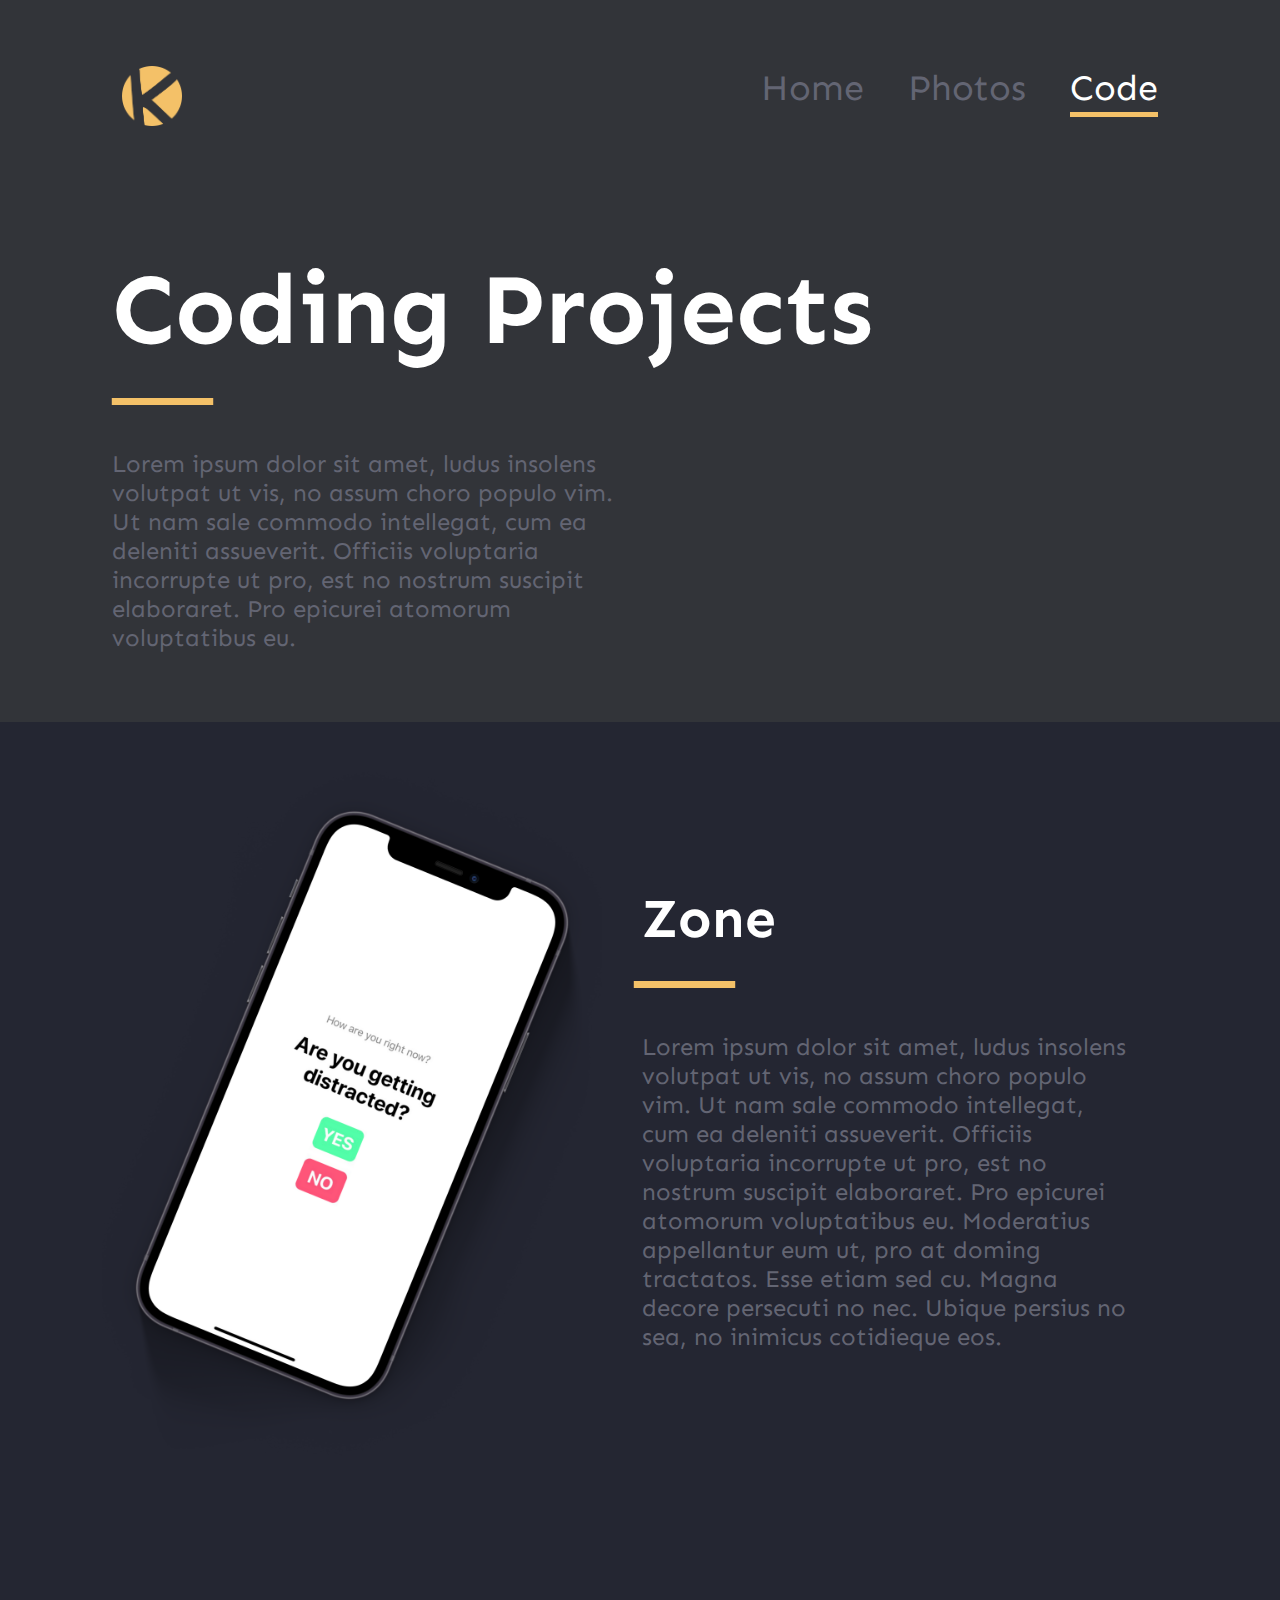
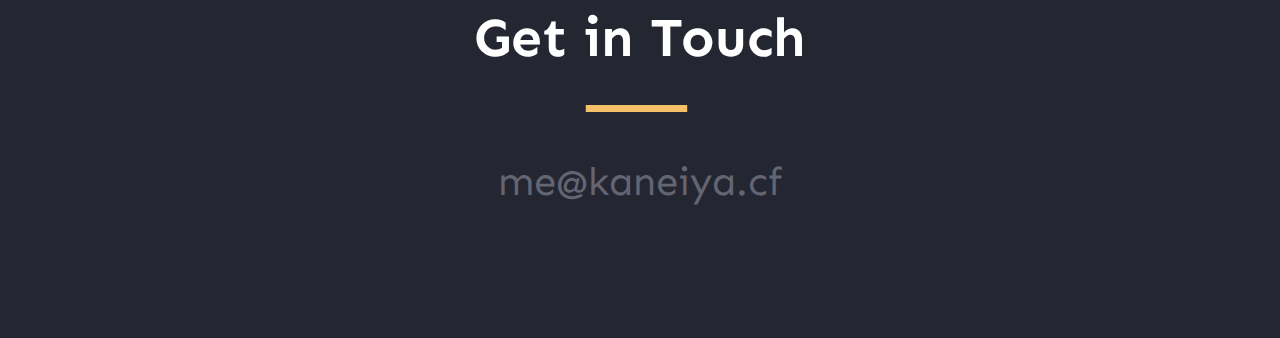
<file: code.html>
<DOCTYPE! html>
<html>
    <head>
        <title>Kaneiya - Photos</title>
        <link rel="stylesheet" href="style.css" />
        <link rel="stylesheet" href="photostyle.css" />
        <link rel="stylesheet" href="codestyle.css" />
        <link rel="preconnect" href="https://fonts.gstatic.com"> 
        <link href="https://fonts.googleapis.com/css2?family=Sen:wght@400;700;800&display=swap" rel="stylesheet">
        <link rel="icon" type="image/png" href="favicon.png">
        <script src="global.js"></script>
    </head>
    <body>
        <button type="button" onclick="nav()" id="navbtn">Menu</button>
        <div id="navbar">
            <div id="left">
                <a href="index.html" id="navbar-btn" style="color: #f4c168"><img src="logo.png" id="navimg" /></a>
            </div>
            <div id="right">
                <a href="page.html" id="navbar-btn">Home</a>
                <a href="photos.html" id="navbar-btn">Photos</a>
                <a href="code.html" id="navbar-btn-active">Code</a>
            </div>
        </div>
        <div id="body">
            <div id="intro">
                <div class="left">
                    <h1 id="name">Coding Projects</h1>
                    <h2 id="line" style="margin-bottom: -10px;">—</h2>
                    <div class="social">
                        <h2 id="caption2" style="margin-bottom: 20px;">Lorem ipsum dolor sit amet, ludus insolens volutpat ut vis, no assum choro populo vim. Ut nam sale commodo intellegat, cum ea deleniti assueverit. Officiis voluptaria incorrupte ut pro, est no nostrum suscipit elaboraret. Pro epicurei atomorum voluptatibus eu.</h2>
                    </div>
                </div>
            </div>
            <div class="projects">
                <div class="project">
                    <img src="zone-mockup.PNG" style="width: 500; margin: 0; padding: 0;">
                    <div style="margin: 0 40 0 40;">
                        <h1 id="subtitle">Zone</h1>
                        <h2 id="line" style="margin-bottom: -10px; margin-left: -8;">—</h2>
                        <h2 id="caption" style="text-align: left;">Lorem ipsum dolor sit amet, ludus insolens volutpat ut vis, no assum choro populo vim. Ut nam sale commodo intellegat, cum ea deleniti assueverit. Officiis voluptaria incorrupte ut pro, est no nostrum suscipit elaboraret. Pro epicurei atomorum voluptatibus eu. Moderatius appellantur eum ut, pro at doming tractatos. Esse etiam sed cu. Magna decore persecuti no nec. Ubique persius no sea, no inimicus cotidieque eos.</h2>
                    </div>
                </div>
            </div>
            <div id="contact">
                <h1 id="subtitle">Get in Touch</h1>
                <h2 id="line" style="margin-top: -30; margin-bottom: -40; margin-left: -7;">—</h2>
                <div id="contact-methods">
                    <div id="email">
                        <a href="mailto:me@kaneiya.cf"><h1 id="mailadd" style="font-family: Sen; padding: 15px; font-weight: normal;">me@kaneiya.cf</h1></a>
                    </div>
                </div>
            </div>
        </div>
    </body>
</html>
</file>
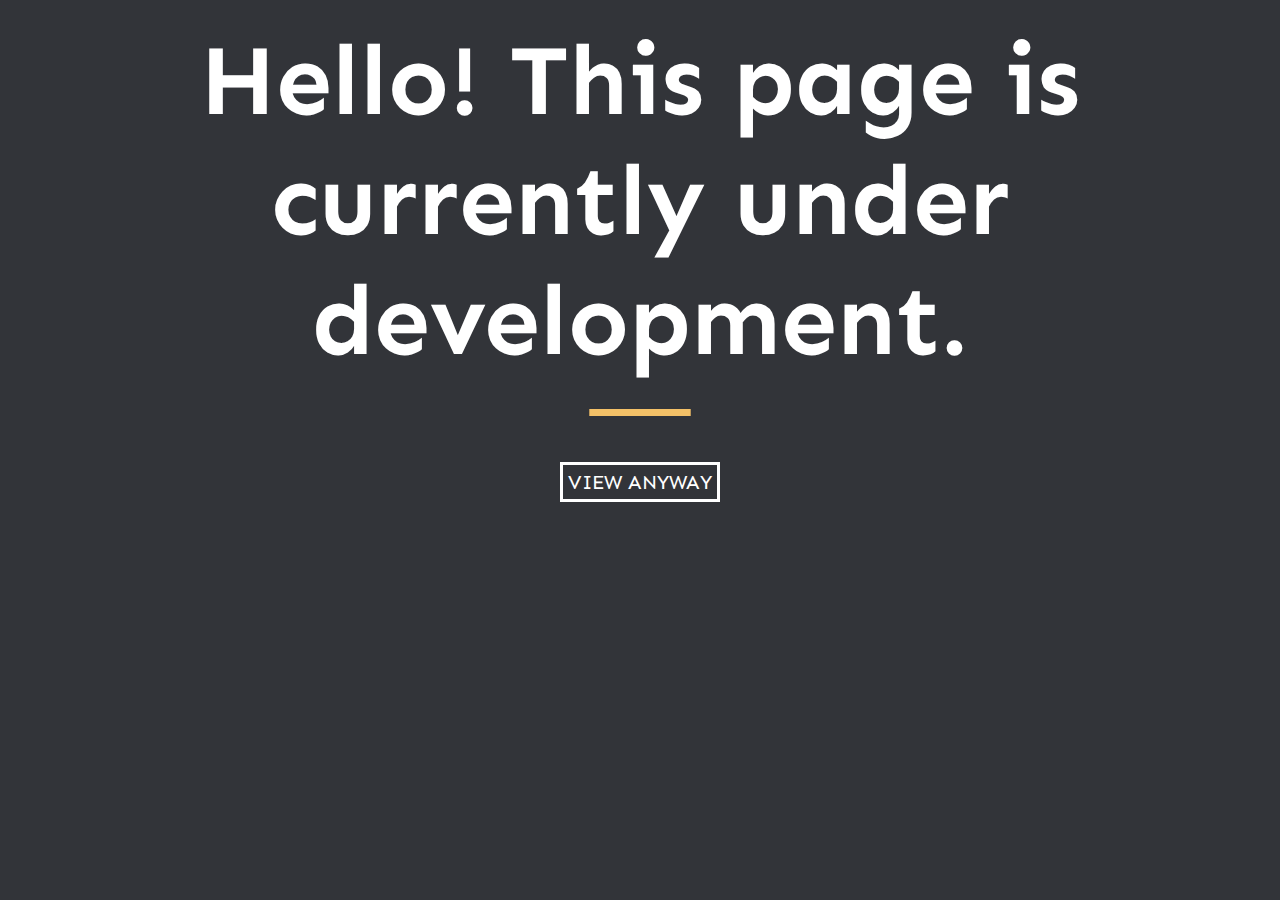
<file: development.html>
<DOCTYPE! html>
<html>
    <head>
        <title>Kaneiya</title>
        <link rel="stylesheet" href="style.css" />
        <link rel="preconnect" href="https://fonts.gstatic.com"> 
        <link href="https://fonts.googleapis.com/css2?family=Sen:wght@400;700;800&display=swap" rel="stylesheet">
        <link rel="icon" type="image/png" href="favicon.png">
    </head>
    <body style="padding: 20px; display: flex; justify-content: space-around; align-items: center; flex-direction: column;">
        <div>
            <h1 id="name" style="text-align: center;">Hello! This page is currently under development.</h1>
        </div>
        <h2 id="line" style="text-align: center; margin-bottom: -80;">—</h2>
        <div style="align-items: center; display: flex; padding: 50px; justify-content: center;">
            <a class="button" href="page.html">VIEW ANYWAY</a>
        </div>
    </body>
</html>
</file>
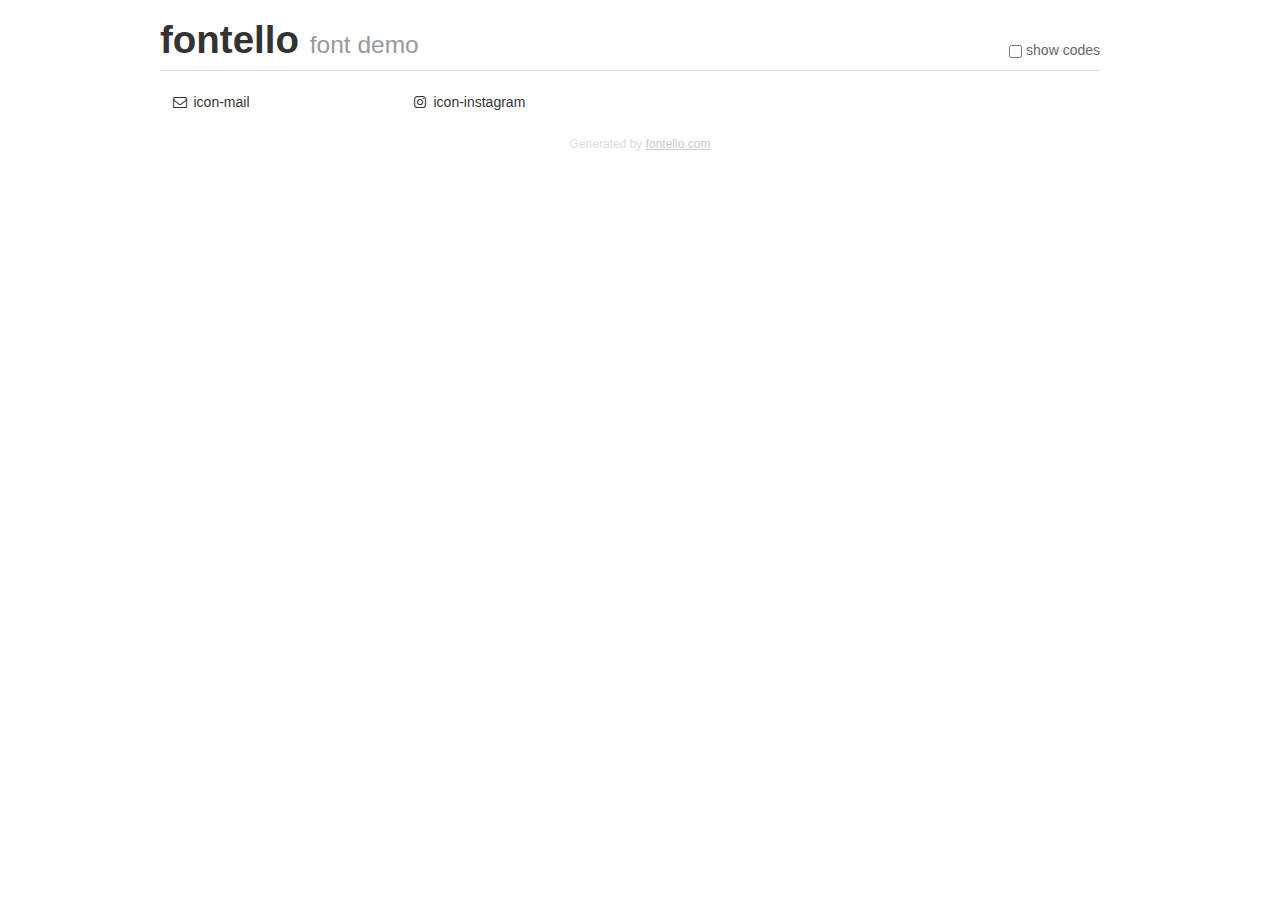
<file: font/demo.html>
<!DOCTYPE html>
<html>
  <head><!--[if lt IE 9]><script language="javascript" type="text/javascript" src="//html5shim.googlecode.com/svn/trunk/html5.js"></script><![endif]-->
    <meta charset="UTF-8"><style>/*
 * Bootstrap v2.2.1
 *
 * Copyright 2012 Twitter, Inc
 * Licensed under the Apache License v2.0
 * http://www.apache.org/licenses/LICENSE-2.0
 *
 * Designed and built with all the love in the world @twitter by @mdo and @fat.
 */
.clearfix {
  *zoom: 1;
}
.clearfix:before,
.clearfix:after {
  display: table;
  content: "";
  line-height: 0;
}
.clearfix:after {
  clear: both;
}
html {
  font-size: 100%;
  -webkit-text-size-adjust: 100%;
  -ms-text-size-adjust: 100%;
}
a:focus {
  outline: thin dotted #333;
  outline: 5px auto -webkit-focus-ring-color;
  outline-offset: -2px;
}
a:hover,
a:active {
  outline: 0;
}
button,
input,
select,
textarea {
  margin: 0;
  font-size: 100%;
  vertical-align: middle;
}
button,
input {
  *overflow: visible;
  line-height: normal;
}
button::-moz-focus-inner,
input::-moz-focus-inner {
  padding: 0;
  border: 0;
}
body {
  margin: 0;
  font-family: "Helvetica Neue", Helvetica, Arial, sans-serif;
  font-size: 14px;
  line-height: 20px;
  color: #333;
  background-color: #fff;
}
a {
  color: #08c;
  text-decoration: none;
}
a:hover {
  color: #005580;
  text-decoration: underline;
}
.row {
  margin-left: -20px;
  *zoom: 1;
}
.row:before,
.row:after {
  display: table;
  content: "";
  line-height: 0;
}
.row:after {
  clear: both;
}
[class*="span"] {
  float: left;
  min-height: 1px;
  margin-left: 20px;
}
.container,
.navbar-static-top .container,
.navbar-fixed-top .container,
.navbar-fixed-bottom .container {
  width: 940px;
}
.span12 {
  width: 940px;
}
.span11 {
  width: 860px;
}
.span10 {
  width: 780px;
}
.span9 {
  width: 700px;
}
.span8 {
  width: 620px;
}
.span7 {
  width: 540px;
}
.span6 {
  width: 460px;
}
.span5 {
  width: 380px;
}
.span4 {
  width: 300px;
}
.span3 {
  width: 220px;
}
.span2 {
  width: 140px;
}
.span1 {
  width: 60px;
}
[class*="span"].pull-right,
.row-fluid [class*="span"].pull-right {
  float: right;
}
.container {
  margin-right: auto;
  margin-left: auto;
  *zoom: 1;
}
.container:before,
.container:after {
  display: table;
  content: "";
  line-height: 0;
}
.container:after {
  clear: both;
}
p {
  margin: 0 0 10px;
}
.lead {
  margin-bottom: 20px;
  font-size: 21px;
  font-weight: 200;
  line-height: 30px;
}
small {
  font-size: 85%;
}
h1 {
  margin: 10px 0;
  font-family: inherit;
  font-weight: bold;
  line-height: 20px;
  color: inherit;
  text-rendering: optimizelegibility;
}
h1 small {
  font-weight: normal;
  line-height: 1;
  color: #999;
}
h1 {
  line-height: 40px;
}
h1 {
  font-size: 38.5px;
}
h1 small {
  font-size: 24.5px;
}
body {
  margin-top: 90px;
}
.header {
  position: fixed;
  top: 0;
  left: 50%;
  margin-left: -480px;
  background-color: #fff;
  border-bottom: 1px solid #ddd;
  padding-top: 10px;
  z-index: 10;
}
.footer {
  color: #ddd;
  font-size: 12px;
  text-align: center;
  margin-top: 20px;
}
.footer a {
  color: #ccc;
  text-decoration: underline;
}
.the-icons {
  font-size: 14px;
  line-height: 24px;
}
.switch {
  position: absolute;
  right: 0;
  bottom: 10px;
  color: #666;
}
.switch input {
  margin-right: 0.3em;
}
.codesOn .i-name {
  display: none;
}
.codesOn .i-code {
  display: inline;
}
.i-code {
  display: none;
}
@font-face {
      font-family: 'fontello';
      src: url('./font/fontello.eot?32229599');
      src: url('./font/fontello.eot?32229599#iefix') format('embedded-opentype'),
           url('./font/fontello.woff?32229599') format('woff'),
           url('./font/fontello.ttf?32229599') format('truetype'),
           url('./font/fontello.svg?32229599#fontello') format('svg');
      font-weight: normal;
      font-style: normal;
    }
     
     
    .demo-icon
    {
      font-family: "fontello";
      font-style: normal;
      font-weight: normal;
      speak: never;
     
      display: inline-block;
      text-decoration: inherit;
      width: 1em;
      margin-right: .2em;
      text-align: center;
      /* opacity: .8; */
     
      /* For safety - reset parent styles, that can break glyph codes*/
      font-variant: normal;
      text-transform: none;
     
      /* fix buttons height, for twitter bootstrap */
      line-height: 1em;
     
      /* Animation center compensation - margins should be symmetric */
      /* remove if not needed */
      margin-left: .2em;
     
      /* You can be more comfortable with increased icons size */
      /* font-size: 120%; */
     
      /* Font smoothing. That was taken from TWBS */
      -webkit-font-smoothing: antialiased;
      -moz-osx-font-smoothing: grayscale;
     
      /* Uncomment for 3D effect */
      /* text-shadow: 1px 1px 1px rgba(127, 127, 127, 0.3); */
    }
     </style>
    <link rel="stylesheet" href="css/animation.css"><!--[if IE 7]><link rel="stylesheet" href="css/" + font.fontname + "-ie7.css"><![endif]-->
    <script>
      function toggleCodes(on) {
        var obj = document.getElementById('icons');
      
        if (on) {
          obj.className += ' codesOn';
        } else {
          obj.className = obj.className.replace(' codesOn', '');
        }
      }
      
    </script>
  </head>
  <body>
    <div class="container header">
      <h1>fontello <small>font demo</small></h1>
      <label class="switch">
        <input type="checkbox" onclick="toggleCodes(this.checked)">show codes
      </label>
    </div>
    <div class="container" id="icons">
      <div class="row">
        <div class="the-icons span3" title="Code: 0xe800"><i class="demo-icon icon-mail">&#xe800;</i> <span class="i-name">icon-mail</span><span class="i-code">0xe800</span></div>
        <div class="the-icons span3" title="Code: 0xf16d"><i class="demo-icon icon-instagram">&#xf16d;</i> <span class="i-name">icon-instagram</span><span class="i-code">0xf16d</span></div>
      </div>
    </div>
    <div class="container footer">Generated by <a href="https://fontello.com">fontello.com</a></div>
  </body>
</html>
</file>
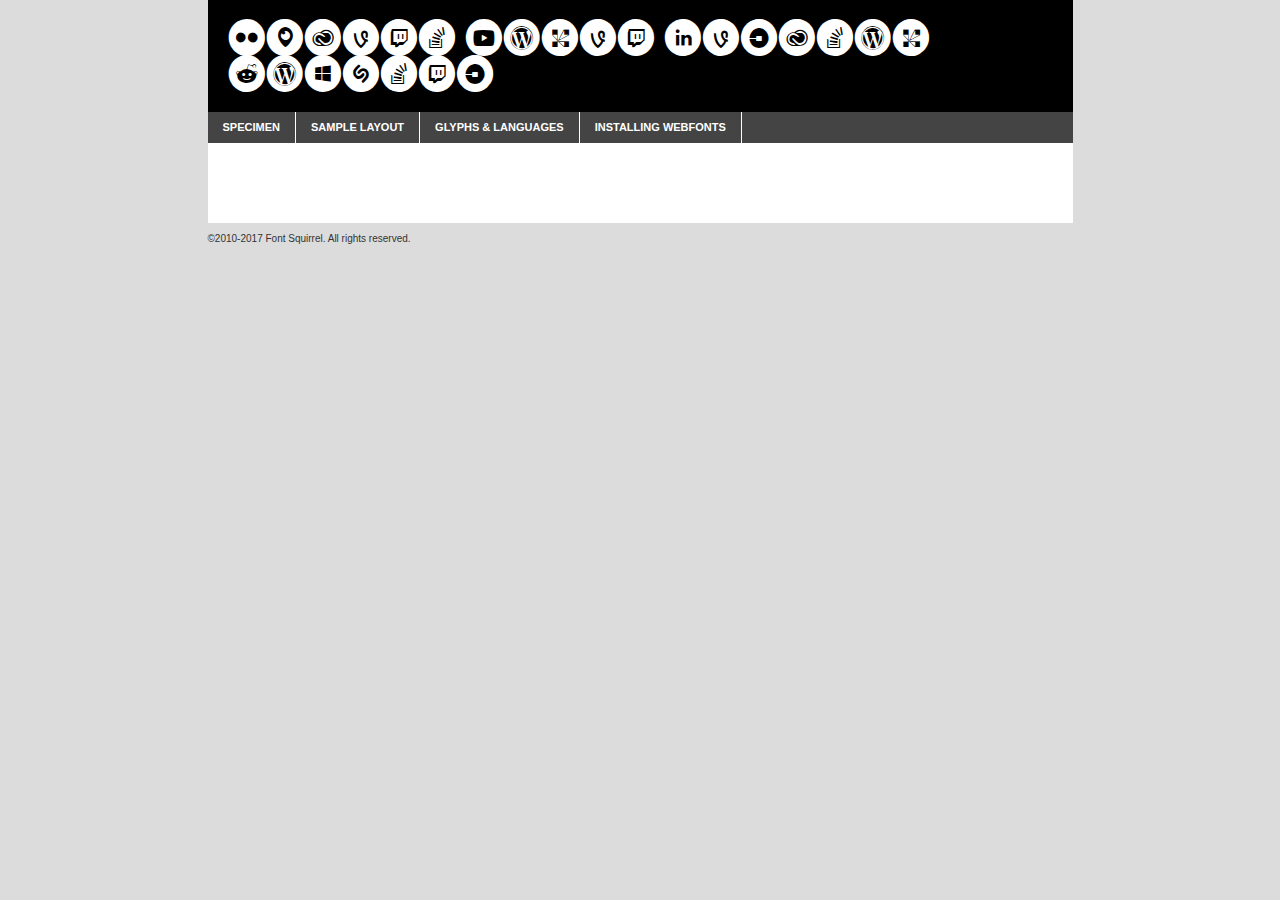
<file: webfontkit-20210522-151451/social_media_circled-demo.html>
<!DOCTYPE html PUBLIC "-//W3C//DTD XHTML 1.0 Transitional//EN"
	"http://www.w3.org/TR/xhtml1/DTD/xhtml1-transitional.dtd">

<html xmlns="http://www.w3.org/1999/xhtml" xml:lang="en" lang="en">
<head>
	<meta http-equiv="Content-Type" content="text/html; charset=utf-8" />
	<script src="http://ajax.googleapis.com/ajax/libs/jquery/1.7.2/jquery.min.js" type="text/javascript" charset="utf-8"></script>
	<script type="text/javascript">
	(function($){$.fn.easyTabs=function(option){var param=jQuery.extend({fadeSpeed:"fast",defaultContent:1,activeClass:'active'},option);$(this).each(function(){var thisId="#"+this.id;if(param.defaultContent==''){param.defaultContent=1;}
	if(typeof param.defaultContent=="number")
	{var defaultTab=$(thisId+" .tabs li:eq("+(param.defaultContent-1)+") a").attr('href').substr(1);}else{var defaultTab=param.defaultContent;}
	$(thisId+" .tabs li a").each(function(){var tabToHide=$(this).attr('href').substr(1);$("#"+tabToHide).addClass('easytabs-tab-content');});hideAll();changeContent(defaultTab);function hideAll(){$(thisId+" .easytabs-tab-content").hide();}
	function changeContent(tabId){hideAll();$(thisId+" .tabs li").removeClass(param.activeClass);$(thisId+" .tabs li a[href=#"+tabId+"]").closest('li').addClass(param.activeClass);if(param.fadeSpeed!="none")
	{$(thisId+" #"+tabId).fadeIn(param.fadeSpeed);}else{$(thisId+" #"+tabId).show();}}
	$(thisId+" .tabs li").click(function(){var tabId=$(this).find('a').attr('href').substr(1);changeContent(tabId);return false;});});}})(jQuery);
	</script>
	<link rel="stylesheet" href="specimen_files/specimen_stylesheet.css" type="text/css" charset="utf-8" />
	<link rel="stylesheet" href="stylesheet.css" type="text/css" charset="utf-8" />

	<style type="text/css">
					body{
				font-family: 'social_media_circledregular';
							}
		</style>

	<title>Social Media Circled Regular Specimen</title>
	
	
	<script type="text/javascript" charset="utf-8">
		$(document).ready(function() {
			$('#container').easyTabs({defaultContent:1});
		});
	</script>
</head>

<body>
<div id="container">
	<div id="header">
		Social Media Circled Regular	</div>
	<ul class="tabs">
		<li><a href="#specimen">Specimen</a></li>
		<li><a href="#layout">Sample Layout</a></li>
				<li><a href="#glyphs">Glyphs &amp; Languages</a></li>
		<li><a href="#installing">Installing Webfonts</a></li>
		
	</ul>
	
	<div id="main_content">

		
			<div id="specimen">
		
				<div class="section">
					<div class="grid12 firstcol">
						<div class="huge">AaBb</div>
					</div>
				</div>
		
				<div class="section">
					<div class="glyph_range">A&#x200B;B&#x200b;C&#x200b;D&#x200b;E&#x200b;F&#x200b;G&#x200b;H&#x200b;I&#x200b;J&#x200b;K&#x200b;L&#x200b;M&#x200b;N&#x200b;O&#x200b;P&#x200b;Q&#x200b;R&#x200b;S&#x200b;T&#x200b;U&#x200b;V&#x200b;W&#x200b;X&#x200b;Y&#x200b;Z&#x200b;a&#x200b;b&#x200b;c&#x200b;d&#x200b;e&#x200b;f&#x200b;g&#x200b;h&#x200b;i&#x200b;j&#x200b;k&#x200b;l&#x200b;m&#x200b;n&#x200b;o&#x200b;p&#x200b;q&#x200b;r&#x200b;s&#x200b;t&#x200b;u&#x200b;v&#x200b;w&#x200b;x&#x200b;y&#x200b;z&#x200b;1&#x200b;2&#x200b;3&#x200b;4&#x200b;5&#x200b;6&#x200b;7&#x200b;8&#x200b;9&#x200b;0&#x200b;&amp;&#x200b;.&#x200b;,&#x200b;?&#x200b;!&#x200b;&#64;&#x200b;(&#x200b;)&#x200b;#&#x200b;$&#x200b;%&#x200b;*&#x200b;+&#x200b;-&#x200b;=&#x200b;:&#x200b;;</div>
				</div>
				<div class="section">
					<div class="grid12 firstcol">
						<table class="sample_table">
							<tr><td>10</td><td class="size10">abcdefghijklmnopqrstuvwxyzABCDEFGHIJKLMNOPQRSTUVWXYZ0123456789abcdefghijklmnopqrstuvwxyzABCDEFGHIJKLMNOPQRSTUVWXYZ0123456789abcdefghijklmnopqrstuvwxyzABCDEFGHIJKLMNOPQRSTUVWXYZ</td></tr>
							<tr><td>11</td><td class="size11">abcdefghijklmnopqrstuvwxyzABCDEFGHIJKLMNOPQRSTUVWXYZ0123456789abcdefghijklmnopqrstuvwxyzABCDEFGHIJKLMNOPQRSTUVWXYZ0123456789abcdefghijklmnopqrstuvwxyzABCDEFGHIJKLMNOPQRSTUVWXYZ</td></tr>
							<tr><td>12</td><td class="size12">abcdefghijklmnopqrstuvwxyzABCDEFGHIJKLMNOPQRSTUVWXYZ0123456789abcdefghijklmnopqrstuvwxyzABCDEFGHIJKLMNOPQRSTUVWXYZ0123456789abcdefghijklmnopqrstuvwxyzABCDEFGHIJKLMNOPQRSTUVWXYZ</td></tr>
							<tr><td>13</td><td class="size13">abcdefghijklmnopqrstuvwxyzABCDEFGHIJKLMNOPQRSTUVWXYZ0123456789abcdefghijklmnopqrstuvwxyzABCDEFGHIJKLMNOPQRSTUVWXYZ0123456789abcdefghijklmnopqrstuvwxyzABCDEFGHIJKLMNOPQRSTUVWXYZ</td></tr>
							<tr><td>14</td><td class="size14">abcdefghijklmnopqrstuvwxyzABCDEFGHIJKLMNOPQRSTUVWXYZ0123456789abcdefghijklmnopqrstuvwxyzABCDEFGHIJKLMNOPQRSTUVWXYZ0123456789abcdefghijklmnopqrstuvwxyzABCDEFGHIJKLMNOPQRSTUVWXYZ</td></tr>
							<tr><td>16</td><td class="size16">abcdefghijklmnopqrstuvwxyzABCDEFGHIJKLMNOPQRSTUVWXYZ0123456789abcdefghijklmnopqrstuvwxyzABCDEFGHIJKLMNOPQRSTUVWXYZ</td></tr>
							<tr><td>18</td><td class="size18">abcdefghijklmnopqrstuvwxyzABCDEFGHIJKLMNOPQRSTUVWXYZ0123456789abcdefghijklmnopqrstuvwxyzABCDEFGHIJKLMNOPQRSTUVWXYZ</td></tr>
							<tr><td>20</td><td class="size20">abcdefghijklmnopqrstuvwxyzABCDEFGHIJKLMNOPQRSTUVWXYZ0123456789abcdefghijklmnopqrstuvwxyzABCDEFGHIJKLMNOPQRSTUVWXYZ</td></tr>
							<tr><td>24</td><td class="size24">abcdefghijklmnopqrstuvwxyzABCDEFGHIJKLMNOPQRSTUVWXYZ0123456789abcdefghijklmnopqrstuvwxyzABCDEFGHIJKLMNOPQRSTUVWXYZ</td></tr>
							<tr><td>30</td><td class="size30">abcdefghijklmnopqrstuvwxyzABCDEFGHIJKLMNOPQRSTUVWXYZ0123456789abcdefghijklmnopqrstuvwxyzABCDEFGHIJKLMNOPQRSTUVWXYZ</td></tr>
							<tr><td>36</td><td class="size36">abcdefghijklmnopqrstuvwxyzABCDEFGHIJKLMNOPQRSTUVWXYZ0123456789abcdefghijklmnopqrstuvwxyzABCDEFGHIJKLMNOPQRSTUVWXYZ</td></tr>
							<tr><td>48</td><td class="size48">abcdefghijklmnopqrstuvwxyzABCDEFGHIJKLMNOPQRSTUVWXYZ0123456789abcdefghijklmnopqrstuvwxyzABCDEFGHIJKLMNOPQRSTUVWXYZ</td></tr>
							<tr><td>60</td><td class="size60">abcdefghijklmnopqrstuvwxyzABCDEFGHIJKLMNOPQRSTUVWXYZ0123456789abcdefghijklmnopqrstuvwxyzABCDEFGHIJKLMNOPQRSTUVWXYZ</td></tr>
							<tr><td>72</td><td class="size72">abcdefghijklmnopqrstuvwxyzABCDEFGHIJKLMNOPQRSTUVWXYZ0123456789abcdefghijklmnopqrstuvwxyzABCDEFGHIJKLMNOPQRSTUVWXYZ</td></tr>
							<tr><td>90</td><td class="size90">abcdefghijklmnopqrstuvwxyzABCDEFGHIJKLMNOPQRSTUVWXYZ0123456789abcdefghijklmnopqrstuvwxyzABCDEFGHIJKLMNOPQRSTUVWXYZ</td></tr>
						</table>
				
					</div>
			
				</div>
		
		
		
								<div class="section" id="bodycomparison">


										<div id="xheight">
				<div class="fontbody">&#x25FC;&#x25FC;&#x25FC;&#x25FC;&#x25FC;&#x25FC;&#x25FC;&#x25FC;&#x25FC;&#x25FC;&#x25FC;&#x25FC;&#x25FC;&#x25FC;&#x25FC;&#x25FC;&#x25FC;&#x25FC;&#x25FC;&#x25FC;&#x25FC;&#x25FC;&#x25FC;&#x25FC;&#x25FC;&#x25FC;&#x25FC;&#x25FC;&#x25FC;&#x25FC;&#x25FC;&#x25FC;&#x25FC;&#x25FC;&#x25FC;&#x25FC;&#x25FC;&#x25FC;&#x25FC;&#x25FC;&#x25FC;&#x25FC;&#x25FC;&#x25FC;&#x25FC;&#x25FC;&#x25FC;&#x25FC;&#x25FC;&#x25FC;&#x25FC;&#x25FC;&#x25FC;&#x25FC;&#x25FC;&#x25FC;&#x25FC;&#x25FC;&#x25FC;&#x25FC;&#x25FC;&#x25FC;&#x25FC;&#x25FC;&#x25FC;&#x25FC;&#x25FC;&#x25FC;&#x25FC;&#x25FC;&#x25FC;&#x25FC;&#x25FC;&#x25FC;&#x25FC;&#x25FC;&#x25FC;&#x25FC;&#x25FC;&#x25FC;&#x25FC;&#x25FC;&#x25FC;&#x25FC;&#x25FC;&#x25FC;&#x25FC;&#x25FC;&#x25FC;&#x25FC;&#x25FC;&#x25FC;&#x25FC;&#x25FC;&#x25FC;&#x25FC;&#x25FC;&#x25FC;&#x25FC;body</div><div class="arialbody">body</div><div class="verdanabody">body</div><div class="georgiabody">body</div></div>
										<div class="fontbody" style="z-index:1">
											body<span>Social Media Circled Regular</span>
										</div>
										<div class="arialbody" style="z-index:1">
											body<span>Arial</span>
										</div>
										<div class="verdanabody" style="z-index:1">
											body<span>Verdana</span>
										</div>
										<div class="georgiabody" style="z-index:1">
											body<span>Georgia</span>
										</div>



								</div>
		
		
				<div class="section psample psample_row1" id="">
					
					<div class="grid2 firstcol">
						<p class="size10"><span>10.</span>Aenean lacinia bibendum nulla sed consectetur. Fusce dapibus, tellus ac cursus commodo, tortor mauris condimentum nibh, ut fermentum massa justo sit amet risus. Nullam id dolor id nibh ultricies vehicula ut id elit. Cum sociis natoque penatibus et magnis dis parturient montes, nascetur ridiculus mus. Nulla vitae elit libero, a pharetra augue.</p>
			
					</div>
					<div class="grid3">
						<p class="size11"><span>11.</span>Aenean lacinia bibendum nulla sed consectetur. Fusce dapibus, tellus ac cursus commodo, tortor mauris condimentum nibh, ut fermentum massa justo sit amet risus. Nullam id dolor id nibh ultricies vehicula ut id elit. Cum sociis natoque penatibus et magnis dis parturient montes, nascetur ridiculus mus. Nulla vitae elit libero, a pharetra augue.</p>
			
					</div>
					<div class="grid3">
						<p class="size12"><span>12.</span>Aenean lacinia bibendum nulla sed consectetur. Fusce dapibus, tellus ac cursus commodo, tortor mauris condimentum nibh, ut fermentum massa justo sit amet risus. Nullam id dolor id nibh ultricies vehicula ut id elit. Cum sociis natoque penatibus et magnis dis parturient montes, nascetur ridiculus mus. Nulla vitae elit libero, a pharetra augue.</p>
			
					</div>
					<div class="grid4">
						<p class="size13"><span>13.</span>Aenean lacinia bibendum nulla sed consectetur. Fusce dapibus, tellus ac cursus commodo, tortor mauris condimentum nibh, ut fermentum massa justo sit amet risus. Nullam id dolor id nibh ultricies vehicula ut id elit. Cum sociis natoque penatibus et magnis dis parturient montes, nascetur ridiculus mus. Nulla vitae elit libero, a pharetra augue.</p>
			
					</div>
					<div class="white_blend"></div>
					
				</div>
				<div class="section psample psample_row2" id="">
					<div class="grid3 firstcol">
						<p class="size14"><span>14.</span>Aenean lacinia bibendum nulla sed consectetur. Fusce dapibus, tellus ac cursus commodo, tortor mauris condimentum nibh, ut fermentum massa justo sit amet risus. Nullam id dolor id nibh ultricies vehicula ut id elit. Cum sociis natoque penatibus et magnis dis parturient montes, nascetur ridiculus mus. Nulla vitae elit libero, a pharetra augue.</p>
			
					</div>
					<div class="grid4">
						<p class="size16"><span>16.</span>Aenean lacinia bibendum nulla sed consectetur. Fusce dapibus, tellus ac cursus commodo, tortor mauris condimentum nibh, ut fermentum massa justo sit amet risus. Nullam id dolor id nibh ultricies vehicula ut id elit. Cum sociis natoque penatibus et magnis dis parturient montes, nascetur ridiculus mus. Nulla vitae elit libero, a pharetra augue.</p>
			
					</div>
					<div class="grid5">
						<p class="size18"><span>18.</span>Aenean lacinia bibendum nulla sed consectetur. Fusce dapibus, tellus ac cursus commodo, tortor mauris condimentum nibh, ut fermentum massa justo sit amet risus. Nullam id dolor id nibh ultricies vehicula ut id elit. Cum sociis natoque penatibus et magnis dis parturient montes, nascetur ridiculus mus. Nulla vitae elit libero, a pharetra augue.</p>
			
					</div>

					<div class="white_blend"></div>

				</div>
				
				<div class="section psample psample_row3" id="">
					<div class="grid5 firstcol">
						<p class="size20"><span>20.</span>Aenean lacinia bibendum nulla sed consectetur. Fusce dapibus, tellus ac cursus commodo, tortor mauris condimentum nibh, ut fermentum massa justo sit amet risus. Nullam id dolor id nibh ultricies vehicula ut id elit. Cum sociis natoque penatibus et magnis dis parturient montes, nascetur ridiculus mus. Nulla vitae elit libero, a pharetra augue.</p>
					</div>
					<div class="grid7">
						<p class="size24"><span>24.</span>Aenean lacinia bibendum nulla sed consectetur. Fusce dapibus, tellus ac cursus commodo, tortor mauris condimentum nibh, ut fermentum massa justo sit amet risus. Nullam id dolor id nibh ultricies vehicula ut id elit. Cum sociis natoque penatibus et magnis dis parturient montes, nascetur ridiculus mus. Nulla vitae elit libero, a pharetra augue.</p>
					</div>
					
					<div class="white_blend"></div>
					
				</div>
				
				<div class="section psample psample_row4" id="">
					<div class="grid12 firstcol">
						<p class="size30"><span>30.</span>Aenean lacinia bibendum nulla sed consectetur. Fusce dapibus, tellus ac cursus commodo, tortor mauris condimentum nibh, ut fermentum massa justo sit amet risus. Nullam id dolor id nibh ultricies vehicula ut id elit. Cum sociis natoque penatibus et magnis dis parturient montes, nascetur ridiculus mus. Nulla vitae elit libero, a pharetra augue.</p>
					</div>
					<div class="white_blend"></div>
					
				</div>
				
				
				
				<div class="section psample psample_row1 fullreverse">
					<div class="grid2 firstcol">
						<p class="size10"><span>10.</span>Aenean lacinia bibendum nulla sed consectetur. Fusce dapibus, tellus ac cursus commodo, tortor mauris condimentum nibh, ut fermentum massa justo sit amet risus. Nullam id dolor id nibh ultricies vehicula ut id elit. Cum sociis natoque penatibus et magnis dis parturient montes, nascetur ridiculus mus. Nulla vitae elit libero, a pharetra augue.</p>
			
					</div>
					<div class="grid3">
						<p class="size11"><span>11.</span>Aenean lacinia bibendum nulla sed consectetur. Fusce dapibus, tellus ac cursus commodo, tortor mauris condimentum nibh, ut fermentum massa justo sit amet risus. Nullam id dolor id nibh ultricies vehicula ut id elit. Cum sociis natoque penatibus et magnis dis parturient montes, nascetur ridiculus mus. Nulla vitae elit libero, a pharetra augue.</p>
			
					</div>
					<div class="grid3">
						<p class="size12"><span>12.</span>Aenean lacinia bibendum nulla sed consectetur. Fusce dapibus, tellus ac cursus commodo, tortor mauris condimentum nibh, ut fermentum massa justo sit amet risus. Nullam id dolor id nibh ultricies vehicula ut id elit. Cum sociis natoque penatibus et magnis dis parturient montes, nascetur ridiculus mus. Nulla vitae elit libero, a pharetra augue.</p>
			
					</div>
					<div class="grid4">
						<p class="size13"><span>13.</span>Aenean lacinia bibendum nulla sed consectetur. Fusce dapibus, tellus ac cursus commodo, tortor mauris condimentum nibh, ut fermentum massa justo sit amet risus. Nullam id dolor id nibh ultricies vehicula ut id elit. Cum sociis natoque penatibus et magnis dis parturient montes, nascetur ridiculus mus. Nulla vitae elit libero, a pharetra augue.</p>
			
					</div>
					<div class="black_blend"></div>
					
				</div>
				
				<div class="section psample psample_row2 fullreverse">
					<div class="grid3 firstcol">
						<p class="size14"><span>14.</span>Aenean lacinia bibendum nulla sed consectetur. Fusce dapibus, tellus ac cursus commodo, tortor mauris condimentum nibh, ut fermentum massa justo sit amet risus. Nullam id dolor id nibh ultricies vehicula ut id elit. Cum sociis natoque penatibus et magnis dis parturient montes, nascetur ridiculus mus. Nulla vitae elit libero, a pharetra augue.</p>
			
					</div>
					<div class="grid4">
						<p class="size16"><span>16.</span>Aenean lacinia bibendum nulla sed consectetur. Fusce dapibus, tellus ac cursus commodo, tortor mauris condimentum nibh, ut fermentum massa justo sit amet risus. Nullam id dolor id nibh ultricies vehicula ut id elit. Cum sociis natoque penatibus et magnis dis parturient montes, nascetur ridiculus mus. Nulla vitae elit libero, a pharetra augue.</p>
			
					</div>
					<div class="grid5">
						<p class="size18"><span>18.</span>Aenean lacinia bibendum nulla sed consectetur. Fusce dapibus, tellus ac cursus commodo, tortor mauris condimentum nibh, ut fermentum massa justo sit amet risus. Nullam id dolor id nibh ultricies vehicula ut id elit. Cum sociis natoque penatibus et magnis dis parturient montes, nascetur ridiculus mus. Nulla vitae elit libero, a pharetra augue.</p>
			
					</div>
					<div class="black_blend"></div>

				</div>
				
				<div class="section psample fullreverse psample_row3" id="">
					<div class="grid5 firstcol">
						<p class="size20"><span>20.</span>Aenean lacinia bibendum nulla sed consectetur. Fusce dapibus, tellus ac cursus commodo, tortor mauris condimentum nibh, ut fermentum massa justo sit amet risus. Nullam id dolor id nibh ultricies vehicula ut id elit. Cum sociis natoque penatibus et magnis dis parturient montes, nascetur ridiculus mus. Nulla vitae elit libero, a pharetra augue.</p>
					</div>
					<div class="grid7">
						<p class="size24"><span>24.</span>Aenean lacinia bibendum nulla sed consectetur. Fusce dapibus, tellus ac cursus commodo, tortor mauris condimentum nibh, ut fermentum massa justo sit amet risus. Nullam id dolor id nibh ultricies vehicula ut id elit. Cum sociis natoque penatibus et magnis dis parturient montes, nascetur ridiculus mus. Nulla vitae elit libero, a pharetra augue.</p>
					</div>
					
					<div class="black_blend"></div>
					
				</div>
				
				<div class="section psample fullreverse psample_row4" id="" style="border-bottom: 20px #000 solid;">
					<div class="grid12 firstcol">
						<p class="size30"><span>30.</span>Aenean lacinia bibendum nulla sed consectetur. Fusce dapibus, tellus ac cursus commodo, tortor mauris condimentum nibh, ut fermentum massa justo sit amet risus. Nullam id dolor id nibh ultricies vehicula ut id elit. Cum sociis natoque penatibus et magnis dis parturient montes, nascetur ridiculus mus. Nulla vitae elit libero, a pharetra augue.</p>
					</div>
					<div class="black_blend"></div>
					
				</div>
				
				
				
				
			</div>
			
			<div id="layout">
				
				<div class="section">
					
					<div class="grid12 firstcol">
						<h1>Lorem Ipsum Dolor</h1>
						<h2>Etiam porta sem malesuada magna mollis euismod</h2>
						
						<p class="byline">By <a href="#link">Aenean Lacinia</a></p>
					</div>
				</div>
				<div class="section">
					<div class="grid8 firstcol">
						<p class="large">Donec sed odio dui. Morbi leo risus, porta ac consectetur ac, vestibulum at eros. Fusce dapibus, tellus ac cursus commodo, tortor mauris condimentum nibh, ut fermentum massa justo sit amet risus. </p>

						
						<h3>Pellentesque ornare sem</h3>

						<p>Maecenas sed diam eget risus varius blandit sit amet non magna. Maecenas faucibus mollis interdum. Donec ullamcorper nulla non metus auctor fringilla. Nullam id dolor id nibh ultricies vehicula ut id elit. Nullam id dolor id nibh ultricies vehicula ut id elit. </p>

						<p>Aenean eu leo quam. Pellentesque ornare sem lacinia quam venenatis vestibulum. Lorem ipsum dolor sit amet, consectetur adipiscing elit. Cum sociis natoque penatibus et magnis dis parturient montes, nascetur ridiculus mus. </p>

						<p>Nulla vitae elit libero, a pharetra augue. Praesent commodo cursus magna, vel scelerisque nisl consectetur et. Aenean lacinia bibendum nulla sed consectetur. </p>

						<p>Nullam quis risus eget urna mollis ornare vel eu leo. Nullam quis risus eget urna mollis ornare vel eu leo. Maecenas sed diam eget risus varius blandit sit amet non magna. Donec ullamcorper nulla non metus auctor fringilla. </p>

						<h3>Cras mattis consectetur</h3>

						<p>Aenean eu leo quam. Pellentesque ornare sem lacinia quam venenatis vestibulum. Aenean lacinia bibendum nulla sed consectetur. Integer posuere erat a ante venenatis dapibus posuere velit aliquet. Cras mattis consectetur purus sit amet fermentum. </p>

						<p>Nullam id dolor id nibh ultricies vehicula ut id elit. Nullam quis risus eget urna mollis ornare vel eu leo. Cras mattis consectetur purus sit amet fermentum.</p>
					</div>
					
					<div class="grid4 sidebar">
						
						<div class="box reverse">
							<p class="last">Nullam quis risus eget urna mollis ornare vel eu leo. Donec ullamcorper nulla non metus auctor fringilla. Cras mattis consectetur purus sit amet fermentum. Sed posuere consectetur est at lobortis. Lorem ipsum dolor sit amet, consectetur adipiscing elit. </p>
						</div>
						
						<p class="caption">Maecenas sed diam eget risus varius.</p>

						<p>Vestibulum id ligula porta felis euismod semper. Integer posuere erat a ante venenatis dapibus posuere velit aliquet. Vestibulum id ligula porta felis euismod semper. Sed posuere consectetur est at lobortis. Maecenas sed diam eget risus varius blandit sit amet non magna. Fusce dapibus, tellus ac cursus commodo, tortor mauris condimentum nibh, ut fermentum massa justo sit amet risus. </p>

					

						<p>Duis mollis, est non commodo luctus, nisi erat porttitor ligula, eget lacinia odio sem nec elit. Aenean lacinia bibendum nulla sed consectetur. Vivamus sagittis lacus vel augue laoreet rutrum faucibus dolor auctor. Aenean lacinia bibendum nulla sed consectetur. Nullam quis risus eget urna mollis ornare vel eu leo. </p>

						<p>Praesent commodo cursus magna, vel scelerisque nisl consectetur et. Donec ullamcorper nulla non metus auctor fringilla. Maecenas faucibus mollis interdum. Fusce dapibus, tellus ac cursus commodo, tortor mauris condimentum nibh, ut fermentum massa justo sit amet risus. </p>

					</div>
				</div>
				
			</div>


			



		<div id="glyphs">
			<div class="section">
				<div class="grid12 firstcol">
			
				<h1>Language Support</h1>
				<p>The subset of Social Media Circled Regular in this kit supports the following languages:<br />
			
					Albanian, Basque, Breton, Chamorro, Danish, English, Faroese, Finnish, Frisian, Galician, German, Icelandic, Italian, Malagasy, Norwegian, Portuguese, Spanish, Alsatian, Aragonese, Arapaho, Arrernte, Asturian, Aymara, Bislama, Cebuano, Corsican, Fijian, French_creole, Genoese, Gilbertese, Greenlandic, Haitian_creole, Hiligaynon, Hmong, Hopi, Ibanag, Iloko_ilokano, Indonesian, Interglossa_glosa, Interlingua, Irish_gaelic, Jerriais, Lojban, Lombard, Luxembourgeois, Manx, Mohawk, Norfolk_pitcairnese, Occitan, Oromo, Pangasinan, Papiamento, Piedmontese, Potawatomi, Rhaeto-romance, Romansh, Rotokas, Sami_lule, Sardinian, Scots_gaelic, Seychelles_creole, Shona, Sicilian, Somali, Southern_ndebele, Swahili, Swati_swazi, Tagalog_filipino_pilipino, Tetum, Tok_pisin, Uyghur_latinized, Volapuk, Walloon, Warlpiri, Xhosa, Yapese, Zulu, Latinbasic, Ubasic, Demo				</p>
				<h1>Glyph Chart</h1>
				<p>The subset of Social Media Circled Regular in this kit includes all the glyphs listed below. Unicode entities are included above each glyph to help you insert individual characters into your layout.</p>
				<div id="glyph_chart">
			
																				 <div><p>&amp;#29;</p>&#29;</div>
																				 <div><p>&amp;#13;</p>&#13;</div>
																				 <div><p>&amp;#29;</p>&#29;</div>
																				 <div><p>&amp;#32;</p>&#32;</div>
																				 <div><p>&amp;#33;</p>&#33;</div>
																				 <div><p>&amp;#34;</p>&#34;</div>
																				 <div><p>&amp;#35;</p>&#35;</div>
																				 <div><p>&amp;#36;</p>&#36;</div>
																				 <div><p>&amp;#37;</p>&#37;</div>
																				 <div><p>&amp;#38;</p>&#38;</div>
																				 <div><p>&amp;#39;</p>&#39;</div>
																				 <div><p>&amp;#40;</p>&#40;</div>
																				 <div><p>&amp;#41;</p>&#41;</div>
																				 <div><p>&amp;#42;</p>&#42;</div>
																				 <div><p>&amp;#43;</p>&#43;</div>
																				 <div><p>&amp;#44;</p>&#44;</div>
																				 <div><p>&amp;#45;</p>&#45;</div>
																				 <div><p>&amp;#46;</p>&#46;</div>
																				 <div><p>&amp;#47;</p>&#47;</div>
																				 <div><p>&amp;#48;</p>&#48;</div>
																				 <div><p>&amp;#49;</p>&#49;</div>
																				 <div><p>&amp;#50;</p>&#50;</div>
																				 <div><p>&amp;#51;</p>&#51;</div>
																				 <div><p>&amp;#52;</p>&#52;</div>
																				 <div><p>&amp;#53;</p>&#53;</div>
																				 <div><p>&amp;#54;</p>&#54;</div>
																				 <div><p>&amp;#55;</p>&#55;</div>
																				 <div><p>&amp;#56;</p>&#56;</div>
																				 <div><p>&amp;#57;</p>&#57;</div>
																				 <div><p>&amp;#58;</p>&#58;</div>
																				 <div><p>&amp;#59;</p>&#59;</div>
																				 <div><p>&amp;#60;</p>&#60;</div>
																				 <div><p>&amp;#61;</p>&#61;</div>
																				 <div><p>&amp;#62;</p>&#62;</div>
																				 <div><p>&amp;#63;</p>&#63;</div>
																				 <div><p>&amp;#64;</p>&#64;</div>
																				 <div><p>&amp;#65;</p>&#65;</div>
																				 <div><p>&amp;#66;</p>&#66;</div>
																				 <div><p>&amp;#67;</p>&#67;</div>
																				 <div><p>&amp;#68;</p>&#68;</div>
																				 <div><p>&amp;#69;</p>&#69;</div>
																				 <div><p>&amp;#70;</p>&#70;</div>
																				 <div><p>&amp;#71;</p>&#71;</div>
																				 <div><p>&amp;#72;</p>&#72;</div>
																				 <div><p>&amp;#73;</p>&#73;</div>
																				 <div><p>&amp;#74;</p>&#74;</div>
																				 <div><p>&amp;#75;</p>&#75;</div>
																				 <div><p>&amp;#76;</p>&#76;</div>
																				 <div><p>&amp;#77;</p>&#77;</div>
																				 <div><p>&amp;#78;</p>&#78;</div>
																				 <div><p>&amp;#79;</p>&#79;</div>
																				 <div><p>&amp;#80;</p>&#80;</div>
																				 <div><p>&amp;#81;</p>&#81;</div>
																				 <div><p>&amp;#82;</p>&#82;</div>
																				 <div><p>&amp;#83;</p>&#83;</div>
																				 <div><p>&amp;#84;</p>&#84;</div>
																				 <div><p>&amp;#85;</p>&#85;</div>
																				 <div><p>&amp;#86;</p>&#86;</div>
																				 <div><p>&amp;#87;</p>&#87;</div>
																				 <div><p>&amp;#88;</p>&#88;</div>
																				 <div><p>&amp;#89;</p>&#89;</div>
																				 <div><p>&amp;#90;</p>&#90;</div>
																				 <div><p>&amp;#91;</p>&#91;</div>
																				 <div><p>&amp;#92;</p>&#92;</div>
																				 <div><p>&amp;#93;</p>&#93;</div>
																				 <div><p>&amp;#94;</p>&#94;</div>
																				 <div><p>&amp;#95;</p>&#95;</div>
																				 <div><p>&amp;#96;</p>&#96;</div>
																				 <div><p>&amp;#97;</p>&#97;</div>
																				 <div><p>&amp;#98;</p>&#98;</div>
																				 <div><p>&amp;#99;</p>&#99;</div>
																				 <div><p>&amp;#100;</p>&#100;</div>
																				 <div><p>&amp;#101;</p>&#101;</div>
																				 <div><p>&amp;#102;</p>&#102;</div>
																				 <div><p>&amp;#103;</p>&#103;</div>
																				 <div><p>&amp;#104;</p>&#104;</div>
																				 <div><p>&amp;#105;</p>&#105;</div>
																				 <div><p>&amp;#106;</p>&#106;</div>
																				 <div><p>&amp;#107;</p>&#107;</div>
																				 <div><p>&amp;#108;</p>&#108;</div>
																				 <div><p>&amp;#109;</p>&#109;</div>
																				 <div><p>&amp;#110;</p>&#110;</div>
																				 <div><p>&amp;#111;</p>&#111;</div>
																				 <div><p>&amp;#112;</p>&#112;</div>
																				 <div><p>&amp;#113;</p>&#113;</div>
																				 <div><p>&amp;#114;</p>&#114;</div>
																				 <div><p>&amp;#115;</p>&#115;</div>
																				 <div><p>&amp;#116;</p>&#116;</div>
																				 <div><p>&amp;#117;</p>&#117;</div>
																				 <div><p>&amp;#118;</p>&#118;</div>
																				 <div><p>&amp;#119;</p>&#119;</div>
																				 <div><p>&amp;#120;</p>&#120;</div>
																				 <div><p>&amp;#121;</p>&#121;</div>
																				 <div><p>&amp;#122;</p>&#122;</div>
																				 <div><p>&amp;#123;</p>&#123;</div>
																				 <div><p>&amp;#124;</p>&#124;</div>
																				 <div><p>&amp;#125;</p>&#125;</div>
																				 <div><p>&amp;#126;</p>&#126;</div>
																				 <div><p>&amp;#160;</p>&#160;</div>
																				 <div><p>&amp;#161;</p>&#161;</div>
																				 <div><p>&amp;#162;</p>&#162;</div>
																				 <div><p>&amp;#163;</p>&#163;</div>
																				 <div><p>&amp;#164;</p>&#164;</div>
																				 <div><p>&amp;#165;</p>&#165;</div>
																				 <div><p>&amp;#166;</p>&#166;</div>
																				 <div><p>&amp;#167;</p>&#167;</div>
																				 <div><p>&amp;#168;</p>&#168;</div>
																				 <div><p>&amp;#169;</p>&#169;</div>
																				 <div><p>&amp;#170;</p>&#170;</div>
																				 <div><p>&amp;#171;</p>&#171;</div>
																				 <div><p>&amp;#172;</p>&#172;</div>
																				 <div><p>&amp;#173;</p>&#173;</div>
																				 <div><p>&amp;#174;</p>&#174;</div>
																				 <div><p>&amp;#175;</p>&#175;</div>
																				 <div><p>&amp;#176;</p>&#176;</div>
																				 <div><p>&amp;#177;</p>&#177;</div>
																				 <div><p>&amp;#178;</p>&#178;</div>
																				 <div><p>&amp;#179;</p>&#179;</div>
																				 <div><p>&amp;#180;</p>&#180;</div>
																				 <div><p>&amp;#181;</p>&#181;</div>
																				 <div><p>&amp;#182;</p>&#182;</div>
																				 <div><p>&amp;#183;</p>&#183;</div>
																				 <div><p>&amp;#184;</p>&#184;</div>
																				 <div><p>&amp;#185;</p>&#185;</div>
																				 <div><p>&amp;#186;</p>&#186;</div>
																				 <div><p>&amp;#187;</p>&#187;</div>
																				 <div><p>&amp;#188;</p>&#188;</div>
																				 <div><p>&amp;#189;</p>&#189;</div>
																				 <div><p>&amp;#190;</p>&#190;</div>
																				 <div><p>&amp;#191;</p>&#191;</div>
																				 <div><p>&amp;#192;</p>&#192;</div>
																				 <div><p>&amp;#193;</p>&#193;</div>
																				 <div><p>&amp;#194;</p>&#194;</div>
																				 <div><p>&amp;#195;</p>&#195;</div>
																				 <div><p>&amp;#196;</p>&#196;</div>
																				 <div><p>&amp;#197;</p>&#197;</div>
																				 <div><p>&amp;#198;</p>&#198;</div>
																				 <div><p>&amp;#199;</p>&#199;</div>
																				 <div><p>&amp;#200;</p>&#200;</div>
																				 <div><p>&amp;#201;</p>&#201;</div>
																				 <div><p>&amp;#202;</p>&#202;</div>
																				 <div><p>&amp;#203;</p>&#203;</div>
																				 <div><p>&amp;#204;</p>&#204;</div>
																				 <div><p>&amp;#205;</p>&#205;</div>
																				 <div><p>&amp;#206;</p>&#206;</div>
																				 <div><p>&amp;#207;</p>&#207;</div>
																				 <div><p>&amp;#208;</p>&#208;</div>
																				 <div><p>&amp;#209;</p>&#209;</div>
																				 <div><p>&amp;#210;</p>&#210;</div>
																				 <div><p>&amp;#211;</p>&#211;</div>
																				 <div><p>&amp;#212;</p>&#212;</div>
																				 <div><p>&amp;#213;</p>&#213;</div>
																				 <div><p>&amp;#214;</p>&#214;</div>
																				 <div><p>&amp;#215;</p>&#215;</div>
																				 <div><p>&amp;#216;</p>&#216;</div>
																				 <div><p>&amp;#217;</p>&#217;</div>
																				 <div><p>&amp;#218;</p>&#218;</div>
																				 <div><p>&amp;#219;</p>&#219;</div>
																				 <div><p>&amp;#220;</p>&#220;</div>
																				 <div><p>&amp;#221;</p>&#221;</div>
																				 <div><p>&amp;#222;</p>&#222;</div>
																				 <div><p>&amp;#223;</p>&#223;</div>
																				 <div><p>&amp;#224;</p>&#224;</div>
																				 <div><p>&amp;#225;</p>&#225;</div>
																				 <div><p>&amp;#226;</p>&#226;</div>
																				 <div><p>&amp;#227;</p>&#227;</div>
																				 <div><p>&amp;#228;</p>&#228;</div>
																				 <div><p>&amp;#229;</p>&#229;</div>
																				 <div><p>&amp;#230;</p>&#230;</div>
																				 <div><p>&amp;#231;</p>&#231;</div>
																				 <div><p>&amp;#232;</p>&#232;</div>
																				 <div><p>&amp;#233;</p>&#233;</div>
																				 <div><p>&amp;#234;</p>&#234;</div>
																				 <div><p>&amp;#235;</p>&#235;</div>
																				 <div><p>&amp;#236;</p>&#236;</div>
																				 <div><p>&amp;#237;</p>&#237;</div>
																				 <div><p>&amp;#238;</p>&#238;</div>
																				 <div><p>&amp;#239;</p>&#239;</div>
																				 <div><p>&amp;#240;</p>&#240;</div>
																				 <div><p>&amp;#241;</p>&#241;</div>
																				 <div><p>&amp;#242;</p>&#242;</div>
																				 <div><p>&amp;#243;</p>&#243;</div>
																				 <div><p>&amp;#244;</p>&#244;</div>
																				 <div><p>&amp;#245;</p>&#245;</div>
																				 <div><p>&amp;#246;</p>&#246;</div>
																				 <div><p>&amp;#247;</p>&#247;</div>
																				 <div><p>&amp;#248;</p>&#248;</div>
																				 <div><p>&amp;#249;</p>&#249;</div>
																				 <div><p>&amp;#250;</p>&#250;</div>
																				 <div><p>&amp;#251;</p>&#251;</div>
																				 <div><p>&amp;#252;</p>&#252;</div>
																				 <div><p>&amp;#253;</p>&#253;</div>
																				 <div><p>&amp;#254;</p>&#254;</div>
																				 <div><p>&amp;#255;</p>&#255;</div>
																				 <div><p>&amp;#710;</p>&#710;</div>
																				 <div><p>&amp;#732;</p>&#732;</div>
																				 <div><p>&amp;#8192;</p>&#8192;</div>
																				 <div><p>&amp;#8193;</p>&#8193;</div>
																				 <div><p>&amp;#8194;</p>&#8194;</div>
																				 <div><p>&amp;#8195;</p>&#8195;</div>
																				 <div><p>&amp;#8196;</p>&#8196;</div>
																				 <div><p>&amp;#8197;</p>&#8197;</div>
																				 <div><p>&amp;#8198;</p>&#8198;</div>
																				 <div><p>&amp;#8199;</p>&#8199;</div>
																				 <div><p>&amp;#8200;</p>&#8200;</div>
																				 <div><p>&amp;#8201;</p>&#8201;</div>
																				 <div><p>&amp;#8202;</p>&#8202;</div>
																				 <div><p>&amp;#8208;</p>&#8208;</div>
																				 <div><p>&amp;#8209;</p>&#8209;</div>
																				 <div><p>&amp;#8210;</p>&#8210;</div>
																				 <div><p>&amp;#8211;</p>&#8211;</div>
																				 <div><p>&amp;#8212;</p>&#8212;</div>
																				 <div><p>&amp;#8216;</p>&#8216;</div>
																				 <div><p>&amp;#8217;</p>&#8217;</div>
																				 <div><p>&amp;#8218;</p>&#8218;</div>
																				 <div><p>&amp;#8220;</p>&#8220;</div>
																				 <div><p>&amp;#8221;</p>&#8221;</div>
																				 <div><p>&amp;#8222;</p>&#8222;</div>
																				 <div><p>&amp;#8226;</p>&#8226;</div>
																				 <div><p>&amp;#8230;</p>&#8230;</div>
																				 <div><p>&amp;#8239;</p>&#8239;</div>
																				 <div><p>&amp;#8249;</p>&#8249;</div>
																				 <div><p>&amp;#8250;</p>&#8250;</div>
																				 <div><p>&amp;#8287;</p>&#8287;</div>
																				 <div><p>&amp;#8364;</p>&#8364;</div>
																				 <div><p>&amp;#8482;</p>&#8482;</div>
																				 <div><p>&amp;#9724;</p>&#9724;</div>
																																						</div>	
				</div>
		
		
			</div>
		</div>
		
		
		<div id="specs">
			
		</div>
	
		<div id="installing">
			<div class="section">
				<div class="grid7 firstcol">
					<h1>Installing Webfonts</h1>
					
					<p>Webfonts are supported by all major browser platforms but not all in the same way. There are currently four different font formats that must be included in order to target all browsers. This includes TTF, WOFF, EOT and SVG.</p>
					
					<h2>1. Upload your webfonts</h2>
					<p>You must upload your webfont kit to your website. They should be in or near the same directory as your CSS files.</p>
					
					<h2>2. Include the webfont stylesheet</h2>
					<p>A special CSS @font-face declaration helps the various browsers select the appropriate font it needs without causing you a bunch of headaches. Learn more about this syntax by reading the <a href="https://www.fontspring.com/blog/further-hardening-of-the-bulletproof-syntax">Fontspring blog post</a> about it. The code for it is as follows:</p>


<code>
@font-face{ 
	font-family: 'MyWebFont';
	src: url('WebFont.eot');
	src: url('WebFont.eot?#iefix') format('embedded-opentype'),
	     url('WebFont.woff') format('woff'),
	     url('WebFont.ttf') format('truetype'),
	     url('WebFont.svg#webfont') format('svg');
}
</code>

	<p>We've already gone ahead and generated the code for you. All you have to do is link to the stylesheet in your HTML, like this:</p>
	<code>&lt;link rel=&quot;stylesheet&quot; href=&quot;stylesheet.css&quot; type=&quot;text/css&quot; charset=&quot;utf-8&quot; /&gt;</code>

					<h2>3. Modify your own stylesheet</h2>
					<p>To take advantage of your new fonts, you must tell your stylesheet to use them. Look at the original @font-face declaration above and find the property called "font-family." The name linked there will be what you use to reference the font. Prepend that webfont name to the font stack in the "font-family" property, inside the selector you want to change. For example:</p>
<code>p { font-family: 'WebFont', Arial, sans-serif; }</code>

<h2>4. Test</h2>
<p>Getting webfonts to work cross-browser <em>can</em> be tricky. Use the information in the sidebar to help you if you find that fonts aren't loading in a particular browser.</p>
				</div>
				
				<div class="grid5 sidebar">
					<div class="box">
						<h2>Troubleshooting<br />Font-Face Problems</h2>
						<p>Having trouble getting your webfonts to load in your new website? Here are some tips to sort out what might be the problem.</p>

						<h3>Fonts not showing in any browser</h3>

						<p>This sounds like you need to work on the plumbing. You either did not upload the fonts to the correct directory, or you did not link the fonts properly in the CSS. If you've confirmed that all this is correct and you still have a problem, take a look at your .htaccess file and see if requests are getting intercepted.</p>

						<h3>Fonts not loading in iPhone or iPad</h3>

						<p>The most common problem here is that you are serving the fonts from an IIS server. IIS refuses to serve files that have unknown MIME types. If that is the case, you must set the MIME type for SVG to "image/svg+xml" in the server settings. Follow these instructions from Microsoft if you need help.</p>

						<h3>Fonts not loading in Firefox</h3>

						<p>The primary reason for this failure? You are still using a version Firefox older than 3.5. So upgrade already! If that isn't it, then you are very likely serving fonts from a different domain. Firefox requires that all font assets be served from the same domain. Lastly it is possible that you need to add WOFF to your list of MIME types (if you are serving via IIS.)</p>

						<h3>Fonts not loading in IE</h3>

						<p>Are you looking at Internet Explorer on an actual Windows machine or are you cheating by using a service like Adobe BrowserLab? Many of these screenshot services do not render @font-face for IE. Best to test it on a real machine.</p>

						<h3>Fonts not loading in IE9</h3>

						<p>IE9, like Firefox, requires that fonts be served from the same domain as the website. Make sure that is the case.</p>
					</div>
				</div>
			</div>
			
		</div>
	
	</div>
	<div id="footer">
		<p>&copy;2010-2017 Font Squirrel. All rights reserved.</p>
	</div>
</div>
</body>
</html>
</file>
<file: style.css>
/*#323439 (lighter bkg)*/
/*#242632 (darker bkg)*/
/*#f4c168 (yellow accents)*/
/*#636573 (gray text)*/

body {
    background-color: #323439;
    margin: 0;
    padding: 0 0 0 0;
}
/*:root {
   --app-height: 100%;
}

html,
body {
    padding: 0;
    margin: 0;
    overflow: scroll;
    width: 100vw;
    height: 100vh;
    height: var(--app-height);
}*/
#soc1,#soc2,#soc3,#mailadd {
    color: #636573;
    font-family: icons;
    font-size: 50;
    transition: 0.25s ease-out;
    text-decoration: none;
}
#mailadd {
    font-size: 40px;
}
#soc1:hover {
    color: #dd2a7b;
    transition: 0.25s ease-in;
}
#soc2:hover {
    color: #5865f2;
    transition: 0.25s ease-in;
    cursor: pointer;
}
#soc3:hover {
    color: #c4302b;
    transition: 0.25s ease-in;
}
#mailadd:hover {
    color: #f4c168;
    transition: 0.25s ease-in;
}
#navbar {
    margin: 64px;
    display: flex;
    flex-direction: row;
    justify-content: space-between;
    background-color: #323439;
    margin-right: 8%;
    margin-left: 8%;
}
#left {
    flex-direction: row;
    justify-content: flex-start;
}
#right {
    flex-direction: row;
    justify-content: flex-end;
}
#navbar-btn {
    padding: 20px;
    font-size: 36px;
    text-decoration: none;
    color: #636573;
    font-family: 'Sen', sans-serif;
    transition: 0.25s ease-out;
}
#navbar-btn-active {
    color: white;
    padding: 0 0 3 0;
    margin: 0 20 0 20;
    border-bottom-style: solid;
    border-bottom-width: thick;
    border-bottom-color: #f4c168;
    text-decoration: none;
    font-size: 36px;
    font-family: 'Sen', sans-serif;
    transition: 0.25s ease-out;
}
#navbtn {
    width: 0px;
    height: 0px;
    font-size: 36px;
    visibility: hidden;
    text-decoration: none;
    color: #636573;
    background-color: #242632;
    border-style: none;
    font-family: 'Sen', sans-serif;
    transition: 0.25s ease-out;
    overflow: visible;
}
#navbtn:hover {
    color: white;
    transition: 0.25s ease-in;
}
#navbar-btn:hover {
    color: white;
    transition: 0.25s ease-in;
}
#navimg{
    background-image: url("logo.png") no-repeat;
    width: 60;
    display: inline-block;
}
#navimg:hover{
    background-image: url("logo-hover.png") no-repeat;
}

#body {
    padding: 0 0 0 0;
    margin: 0;
}

#intro {
    display: flex;
    margin-right: 8%;
    margin-left: 8%;
    justify-content: space-between;
    align-items: center;
    padding-top: 40;
}
div.left {
    display: flex;
    flex-direction: column;
    padding: 10;
}
#name {
    font-family: 'Sen', sans-serif;
    font-weight: bold;
    color: white;
    font-size: 100px;
    margin: 0;
}
#line {
    color: #f4c168;
    font-weight: bolder;
    font-size: 100;
    margin: 0;
    padding: 0;
    margin-top: -35px;
}
div.right {
    display: flex;
    flex-direction: column;
    align-items: center;
    width: 47%;
    padding: 10;
}
#subtitle {
    font-family: 'Sen', sans-serif;
    font-weight: bold;
    color: white;
    font-size: 55px;
    padding: 0;
    margin: 0;
}
#subtitle2 {
    font-family: 'Sen', sans-serif;
    font-weight: bold;
    color: white;
    font-size: 40px;
    padding: 0;
    margin: 0;
}
#caption {
    font-family: 'Sen', sans-serif;
    font-weight: normal;
    color: #636573;
    text-align: center;
    margin: 10 0 0 0;
    word-wrap: break-word;
}
#caption2 {
    font-family: 'Sen', sans-serif;
    font-weight: normal;
    color: #636573;
    margin: 10 0 0 0;
    word-wrap: break-word;
    width: 50%;
}
#social {
    margin: 0;
    padding: 0;
}

#part2 {
    display: flex;
    justify-content: space-between;
    align-items: stretch;
    padding-top: 40;
    background-color: #242632;
    width: 100%;
    margin: 0;
    padding: 50 0 50 0;
    margin: 100 0 0 0;
}
div.section {
    display: flex;
    flex-direction: column;
    align-items: center;
    padding: 50;
    margin: 0 20 0 20;
}
div.techsec {
    display: flex;
    flex-direction: column;
    padding: 50;
    text-align: center;
    justify-content: center;
    margin-left: 70px;
    padding: 0;
    align-items: flex-start;
}
a.button {
    font-family: 'Sen', sans-serif;
    font-size: 20;
    text-align: center;
    padding: 5;
    margin-top: 32px;
    border-style: solid;
    border-color: white;
    transition: 0.2s ease-out;
    color: white;
    text-decoration: none;
    cursor: pointer;
}
a.button:hover {
    background-color: #f4c168;
    /*border-color: #f4c168;*/
    border-color: transparent;
    transition: 0.2s ease-in;
}

#techspot {
    display: flex;
    flex-direction: column;
    align-items: center;
    margin-right: 8%;
    margin-left: 8%;
    margin-top: 50px;
    margin-bottom: 100px;
}
#tech {
    display: flex;
    flex-direction: row;
    justify-content: space-around;
    padding: 0px;
}
#techimg {
    width: 500px;
    height: 500px;
    object-fit: cover;
    border-radius: 1%;
}
#contact {
    background-color: #242632;
    display: flex;
    flex-direction: column;
    width: 84%;
    margin: 0;
    padding: 90 8% 90 8%;
    align-items: center;
}
#contact-methods {
    display: flex;
    flex-direction: row;
    justify-content: space-around;
    width: 84%
}
#email a {
    display: flex;
    flex-direction: row;
    text-decoration: none;
}
#email:hover {
    color: yellow;
}


@media only screen and (max-width: 1600px) {
    #part2 {
        flex-direction: column;
    }
}
@media only screen and (max-width: 1000px) {
    body {
        /*margin-top: 50px;*/
    }
    #intro {
        flex-direction: column;
    }
    div.left {
        align-items: center;
    }
    div.right {
        width: auto;
    }
    #part2 {
        flex-direction: column;
    }
    #navbtn {
        width: 200px;
        height: auto;
        background-color: transparent;
        padding-top: 40px;
        text-align: left;
        padding-left: 40px;
        visibility: visible;
        cursor: pointer;
        padding-bottom: 15;
    }
    
    #navbar {
        display: block;
        margin: 0;
        width: 200px;
        position: -webkit-sticky;
        position: sticky;
        top: 0;
        left: 0;
        z-index: 9;
        height: 100%;
        background-color: #242632;
        visibility: hidden;
    }
    #body {
        margin-top: -97vh;
    }
    #right {
        display: flex;
        justify-content: flex-start;
        flex-direction: column;
        width: 145;
    }
    #left {
        margin-bottom: 0;
        height: 0;
        visibility: hidden;
    }
    #tech {
        flex-direction: column;
        align-items: center;
        justify-content: center;
        width: 100%;
    }
    #techimg {
        margin-bottom: 30px;
        width: 100%;
    }
    div.techsec {
        margin: 0px;
    }
    #intro {
        margin-top: 20px;
    }
    #caption2 {
        text-align: center;
        font-size: 20px;
        width: auto;
    }
}
@media only screen and (max-width: 1200px) {
    #name {
        font-size: 64px;
    }
    #subtitle {
        font-size: 32px;
    }
    #subtitle2 {
        font-size: 32px;
    }
    #caption {
        font-size: 20px;
    }
    #navbar {
        align-items: center;
    }
    #navbtn {
        font-size: 30px;
    }
    #navbar-btn {
        font-size: 30px;
    }
    #navbar-btn-active {
        font-size: 30px;
    }
    a.button {
        font-size: 16px;
    }
    #mailadd {
        font-size: 24px;
    }
}
@font-face {
    font-family: 'icons';
    src: url('social_media_circled-webfont.woff2') format('woff2'),
         url('social_media_circled-webfont.woff') format('woff');
    font-weight: normal;
    font-style: normal;

}
@font-face {
  font-family: 'fontello';
  src: url('../font/font/fontello.eot?35028067');
  src: url('../font/font/fontello.eot?35028067#iefix') format('embedded-opentype'),
       url('../font/font/fontello.woff2?35028067') format('woff2'),
       url('../font/font/fontello.woff?35028067') format('woff'),
       url('../font/font/fontello.ttf?35028067') format('truetype'),
       url('../font/font/fontello.svg?35028067#fontello') format('svg');
  font-weight: normal;
  font-style: normal;
}
</file>
<file: photostyle.css>
#grid {
    margin: 0 8% 32 8%;
}
.element {
    position: relative;
    width: 100%;
    vertical-align: middle;
    margin-top: 8;
    /*background-image: url("https://flevix.com/wp-content/uploads/2019/07/Spinner-Preloader.gif");*/
    background-size: contain;
}
.overlay {
    position: absolute;
    top: 0;
    bottom: 0;
    left: 0;
    right: 0;
    height: 100%;
    width: 100%;
    opacity: 0;
    transition: 0.5s ease-in;
    background-color: #f4c168;
}
.element:hover .overlay {
    opacity: 1;
}
.image {
    width: 100%;
    display: block;
    height: auto;
}
.cont {
    position: absolute;
    top: 50%;
    left: 50%;
    -webkit-transform: translate(-50%, -50%);
    -ms-transform: translate(-50%, -50%);
    transform: translate(-50%, -50%);
    text-align: center;
}
.text{
    color: white;
    font-family: 'Sen', sans-serif;
    font-size: 40;
}
.subtext{
    color: white;
    font-family: 'Sen', sans-serif;
    font-size: 20;
}

.row {
    display: flex;
    flex-wrap: wrap;
    padding: 0 4;
}
.column {
    flex: 23%;
    max-width: 25%;
    padding: 0 4;
}

.card {
    max-width: 1000px;
}
.desc-photos {
    margin-bottom: 20px;
}
#card-schedule {
    background-color: #23272a;
    height: 400;
    width: 700;
    border-radius: 16px;
    display: flex;
    flex-direction: column;
    box-shadow: 0px 0px 20px rgba(0,0,0,0.5);
    align-items: center;
    padding-bottom: 60px;
    min-width: 500px;
    width: 60%;
    height: 70%;
    justify-content: space-between;
}

@media screen and (max-width: 1400px) {
    .text {
        font-size: 20;
    }
    .subtext {
        font-size: 10;
    }
}

@media screen and (max-width: 1000px) {
    .column {
        flex: 48%;
        max-width: 50%;
    }
    .text {
        font-size: 30;
    }
    .subtext {
        font-size: 14;
    }
    #card-schedule {
        width: 100%;
        height: 100%;
        border-radius: 0;
        margin: 40 0 0 0;
    }
}

@media screen and (max-width: 600px) {
  .column {
    flex: 99%;
    max-width: 100%;
  }
    .calendly-inline-widget {
        min-width: 100%;
    }
}
</file>
<file: codestyle.css>
.projects {
    background-color: #242632;
    padding: 0 8% 0 8%;
    margin: 40 0 0 0;
}
.project {
    display: flex;
    flex-direction: row;
    align-items: center;
}
</file>
<file: webfontkit-20210522-151451/stylesheet.css>
/*! Generated by Font Squirrel (https://www.fontsquirrel.com) on May 22, 2021 */



@font-face {
    font-family: 'social_media_circledregular';
    src: url('social_media_circled-webfont.woff2') format('woff2'),
         url('social_media_circled-webfont.woff') format('woff');
    font-weight: normal;
    font-style: normal;

}
</file>
<file: font/css/animation.css>
/*
   Animation example, for spinners
*/
.animate-spin {
  -moz-animation: spin 2s infinite linear;
  -o-animation: spin 2s infinite linear;
  -webkit-animation: spin 2s infinite linear;
  animation: spin 2s infinite linear;
  display: inline-block;
}
@-moz-keyframes spin {
  0% {
    -moz-transform: rotate(0deg);
    -o-transform: rotate(0deg);
    -webkit-transform: rotate(0deg);
    transform: rotate(0deg);
  }

  100% {
    -moz-transform: rotate(359deg);
    -o-transform: rotate(359deg);
    -webkit-transform: rotate(359deg);
    transform: rotate(359deg);
  }
}
@-webkit-keyframes spin {
  0% {
    -moz-transform: rotate(0deg);
    -o-transform: rotate(0deg);
    -webkit-transform: rotate(0deg);
    transform: rotate(0deg);
  }

  100% {
    -moz-transform: rotate(359deg);
    -o-transform: rotate(359deg);
    -webkit-transform: rotate(359deg);
    transform: rotate(359deg);
  }
}
@-o-keyframes spin {
  0% {
    -moz-transform: rotate(0deg);
    -o-transform: rotate(0deg);
    -webkit-transform: rotate(0deg);
    transform: rotate(0deg);
  }

  100% {
    -moz-transform: rotate(359deg);
    -o-transform: rotate(359deg);
    -webkit-transform: rotate(359deg);
    transform: rotate(359deg);
  }
}
@-ms-keyframes spin {
  0% {
    -moz-transform: rotate(0deg);
    -o-transform: rotate(0deg);
    -webkit-transform: rotate(0deg);
    transform: rotate(0deg);
  }

  100% {
    -moz-transform: rotate(359deg);
    -o-transform: rotate(359deg);
    -webkit-transform: rotate(359deg);
    transform: rotate(359deg);
  }
}
@keyframes spin {
  0% {
    -moz-transform: rotate(0deg);
    -o-transform: rotate(0deg);
    -webkit-transform: rotate(0deg);
    transform: rotate(0deg);
  }

  100% {
    -moz-transform: rotate(359deg);
    -o-transform: rotate(359deg);
    -webkit-transform: rotate(359deg);
    transform: rotate(359deg);
  }
}
</file>
<file: webfontkit-20210522-151451/specimen_files/specimen_stylesheet.css>
@import url('grid_12-825-55-15.css');

/*  
	CSS Reset by Eric Meyer - Released under Public Domain
    http://meyerweb.com/eric/tools/css/reset/
*/
html, body, div, span, applet, object, iframe,
h1, h2, h3, h4, h5, h6, p, blockquote, pre,
a, abbr, acronym, address, big, cite, code,
del, dfn, em, font, img, ins, kbd, q, s, samp,
small, strike, strong, sub, sup, tt, var,
b, u, i, center, dl, dt, dd, ol, ul, li,
fieldset, form, label, legend, table, 
caption, tbody, tfoot, thead, tr, th, td 
                  {margin: 0;padding: 0;border: 0;outline: 0;
                  font-size: 100%;vertical-align: baseline;
                  background: transparent;}
body              {line-height: 1;}
ol, ul            {list-style: none;}
blockquote, q     {quotes: none;}
blockquote:before, blockquote:after,
q:before, q:after {content: '';	content: none;}
:focus            {outline: 0;}
ins               {text-decoration: none;}
del               {text-decoration: line-through;}
table             {border-collapse: collapse;border-spacing: 0;}




body {
	color: #000;
	background-color: #dcdcdc;
}

a {
	text-decoration: none;
	color: #1883ba;
}

h1{
	font-size: 32px;
	font-weight: normal;
	font-style: normal;
	margin-bottom: 18px;
}

h2{
	font-size: 18px;
}

#container {
	width: 865px;
	margin: 0px auto;
}


#header {
	padding: 20px;
	font-size: 36px;
	background-color: #000;
	color: #fff;
}

#header span {
	color: #666;
}
#main_content {
	background-color: #fff;
	padding: 60px 20px 20px;
}


#footer p {
	margin: 0;
	padding-top: 10px;
	padding-bottom: 50px;
	color: #333;
	font: 10px Arial, sans-serif;
}

.tabs {
	width: 100%;
	height: 31px;
	background-color: #444;
}
.tabs li {
	float:  left;
	margin: 0;
	overflow: hidden;
	background-color: #444;
}
.tabs li a {
	display: block;
	color: #fff;
	text-decoration: none;
	font: bold 11px/11px 'Arial';
	text-transform: uppercase;
	padding: 10px 15px;
	border-right: 1px solid #fff;
}

.tabs li a:hover {
		background-color: #00b3ff;

}

.tabs li.active a {
	color:  #000;
	background-color: #fff;
}



div.huge {
	
	font-size: 300px;
	line-height: 1em;
	padding: 0;
	letter-spacing: -.02em;
	overflow: hidden;
}
div.glyph_range {
	font-size: 72px;
	line-height: 1.1em;
}

.size10{ font-size: 10px; }
.size11{ font-size: 11px; }
.size12{ font-size: 12px; }
.size13{ font-size: 13px; }
.size14{ font-size: 14px; }
.size16{ font-size: 16px; }
.size18{ font-size: 18px; }
.size20{ font-size: 20px; }
.size24{ font-size: 24px; }
.size30{ font-size: 30px; }
.size36{ font-size: 36px; }
.size48{ font-size: 48px; }
.size60{ font-size: 60px; }
.size72{ font-size: 72px; }
.size90{ font-size: 90px; }


.psample_row1 {	height: 120px;}
.psample_row1 {	height: 120px;}
.psample_row2 {	height: 160px;}
.psample_row3 {	height: 160px;}
.psample_row4 {	height: 160px;}

.psample {
	overflow: hidden;
	position: relative;
}
.psample p {
	line-height: 1.3em;
	display: block;
	overflow: hidden;
	margin: 0;
}

.psample span {
	margin-right: .5em;
}

.white_blend {
	width: 100%;
	height: 61px;
	background-image: url([data-uri]);
	position: absolute;
	bottom: 0;
}
.black_blend {
	width: 100%;
	height: 61px;
	background-image: url([data-uri]);
	position: absolute;
	bottom: 0;
}
.fullreverse {
	background:  #000 !important;
	color:  #fff !important;
	margin-left: -20px;
	padding-left: 20px;
	margin-right: -20px;
	padding-right: 20px;
	padding: 20px;
	margin-bottom:0;
}


.sample_table td {
	padding-top: 3px;
	padding-bottom:5px;
	padding-left: 5px;
	vertical-align: middle;
	line-height: 1.2em;
}

.sample_table td:first-child {
	background-color: #eee;
	text-align: right;
	padding-right: 5px;
	padding-left: 0;
	padding: 5px;
	font: 11px/12px "Courier New", Courier, mono;
}

code {
	white-space: pre;
	background-color: #eee;
	display: block;
	padding: 10px;
	margin-bottom: 18px;
	overflow: auto;
}


.bottom,.last 	{margin-bottom:0 !important; padding-bottom:0 !important;}

.box  { 
  padding: 18px; 
  margin-bottom: 18px; 
  background: #eee; 
}

.reverse,.reversed { background:  #000 !important;color:  #fff !important; border: none !important;}

#bodycomparison {
	position: relative;
	overflow: hidden;
	font-size: 72px;
	height: 90px;
	white-space: nowrap;
}

#bodycomparison div{
	font-size: 72px;
	line-height: 90px;
	display: inline;
	margin: 0 15px 0 0;
	padding: 0;
}

#bodycomparison div span{
	font: 10px Arial;
	position: absolute;
	left: 0;
}
#xheight {
	float: none;
	position: absolute;
	color: #d9f3ff;
	font-size: 72px;
	line-height: 90px;
}

.fontbody {
 position: relative;
}
.arialbody{
	font-family: Arial;
	position: relative;
}
.verdanabody{
	font-family: Verdana;
	position: relative;
}
.georgiabody{
	font-family: Georgia;
	position: relative;
}

/* @group Layout page
 */

#layout h1 {
	font-size: 36px;
	line-height: 42px;
	font-weight: normal;
	font-style: normal;
}

#layout h2 {
	font-size: 24px;
	line-height: 23px;
	font-weight: normal;
	font-style: normal;
}

#layout h3 {
	font-size: 22px;
	line-height: 1.4em;
	margin-top: 1em;
	font-weight: normal;
	font-style: normal;
}


#layout p.byline {
	font-size: 12px;
	margin-top: 18px;
	line-height: 12px;
	margin-bottom: 0;
}
#layout p {
	font-size: 14px;
	line-height: 21px;
	margin-bottom: .5em;
}

#layout p.large{
	font-size: 18px;
	line-height: 26px;
}

#layout .sidebar p{
	font-size: 12px;
	line-height: 1.4em;
}

#layout p.caption {
	font-size: 10px;
	margin-top: -16px;
	margin-bottom: 18px;
}

/* @end */

/* @group Glyphs */

#glyph_chart div{
	background-color: #d9f3ff;
	color: black;
	float: left;
	font-size: 36px;
	height: 1.2em;
	line-height: 1.2em;
	margin-bottom: 1px;
	margin-right: 1px;
	text-align: center;
	width: 1.2em;
	position: relative;
	padding: .6em .2em .2em;
}

#glyph_chart div p {
	position: absolute;
	left: 0;
	top: 0;
	display: block;
	text-align: center;
	font: bold 9px Arial, sans-serif;
	background-color: #3a768f;
	width: 100%;
	color: #fff;
	padding: 2px 0;
}


#glyphs h1 {
	font-family: Arial, sans-serif;
}
/* @end */

/* @group Installing */

#installing {
	font: 13px Arial, sans-serif;
}

#installing p,
#glyphs p{
	line-height: 1.2em;
	margin-bottom: 18px;
	font: 13px Arial, sans-serif;
}



#installing h3{
	font-size: 15px;
	margin-top: 18px;
}

/* @end */

#rendering h1 {
	font-family: Arial, sans-serif;
}
.render_table td {
	font: 11px "Courier New", Courier, mono;
	vertical-align: middle;
}
</file>
